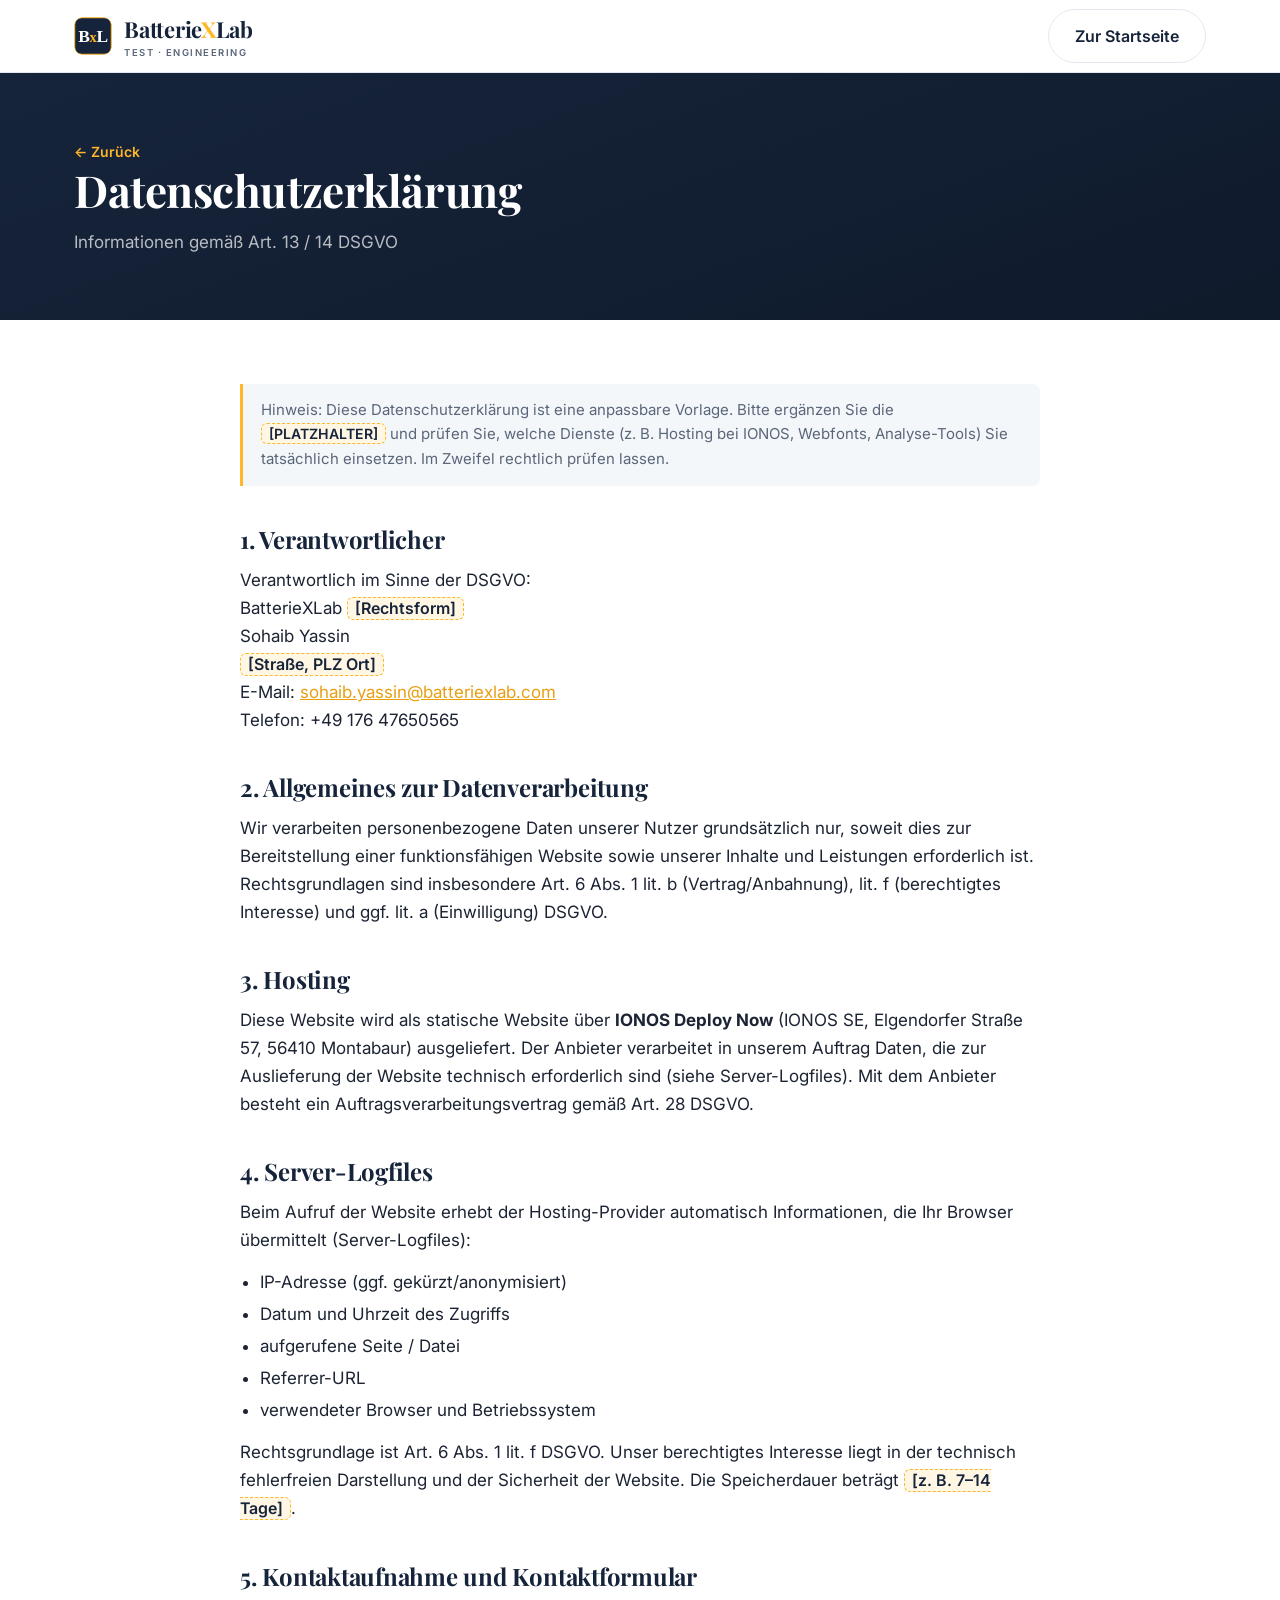
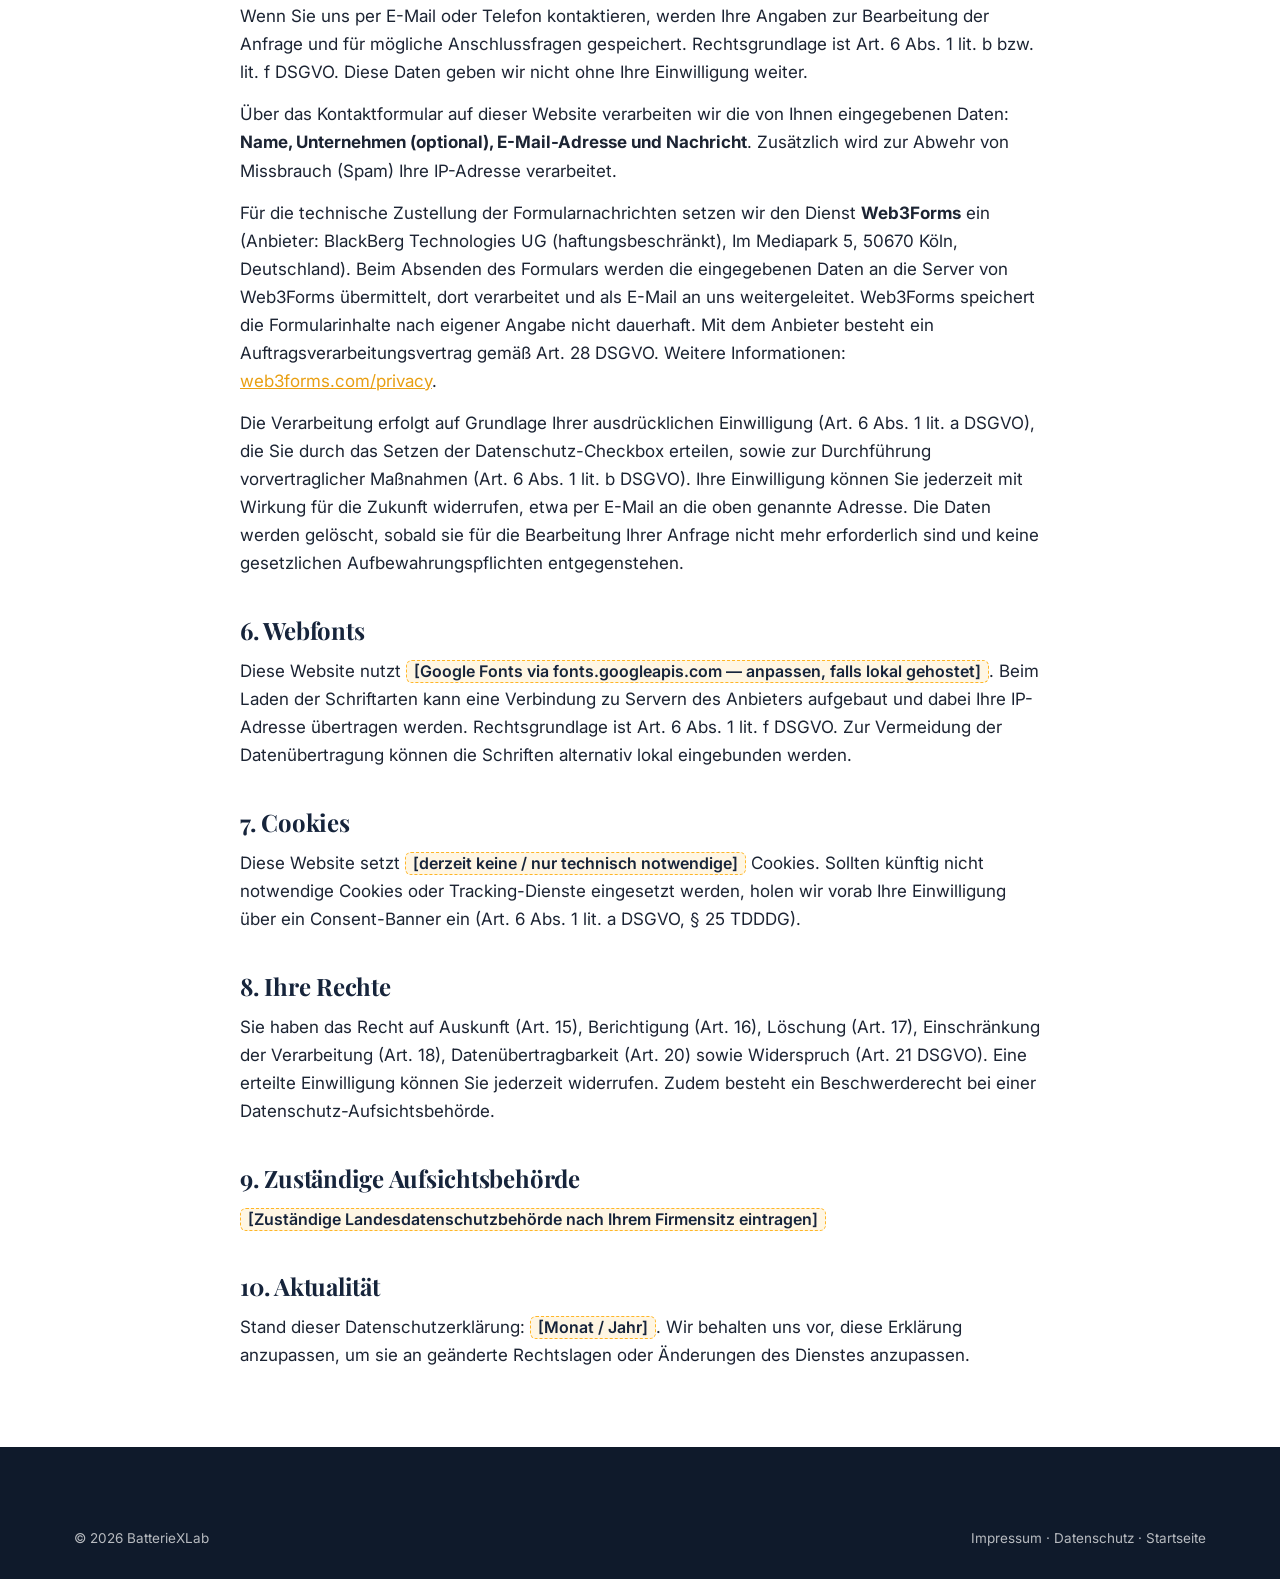
<file: datenschutz.html>
<!DOCTYPE html>
<html lang="de">
<head>
  <meta charset="UTF-8" />
  <meta name="viewport" content="width=device-width, initial-scale=1.0" />
  <title>Datenschutzerklärung — BatterieXLab</title>
  <meta name="description" content="Datenschutzerklärung der BatterieXLab gemäß DSGVO." />
  <meta name="robots" content="noindex" />
  <meta name="theme-color" content="#16243B" />
  <link rel="icon" type="image/svg+xml" href="assets/favicon.svg" />
  <link rel="preconnect" href="https://fonts.googleapis.com" />
  <link rel="preconnect" href="https://fonts.gstatic.com" crossorigin />
  <link href="https://fonts.googleapis.com/css2?family=Inter:wght@400;500;600;700&family=Playfair+Display:wght@600;700&display=swap" rel="stylesheet" />
  <link rel="stylesheet" href="css/styles.css" />
</head>
<body>

  <header class="header">
    <div class="container nav">
      <a class="brand" href="index.html" aria-label="BatterieXLab Startseite">
        <img src="assets/logo-bxl.svg" alt="BatterieXLab Logo" />
        <span>
          <span class="wordmark">Batterie<span class="x">X</span>Lab</span>
          <small>Test · Engineering</small>
        </span>
      </a>
      <div class="nav-actions">
        <a href="index.html" class="btn btn--ghost">Zur Startseite</a>
      </div>
    </div>
  </header>

  <section class="legal-hero">
    <div class="container">
      <a class="back" href="index.html">← Zurück</a>
      <h1>Datenschutzerklärung</h1>
      <p>Informationen gemäß Art. 13 / 14 DSGVO</p>
    </div>
  </section>

  <div class="container">
    <article class="prose">
      <p class="note">Hinweis: Diese Datenschutzerklärung ist eine anpassbare Vorlage. Bitte ergänzen Sie die <span class="ph">[PLATZHALTER]</span> und prüfen Sie, welche Dienste (z. B. Hosting bei IONOS, Webfonts, Analyse-Tools) Sie tatsächlich einsetzen. Im Zweifel rechtlich prüfen lassen.</p>

      <h2>1. Verantwortlicher</h2>
      <p>
        Verantwortlich im Sinne der DSGVO:<br />
        BatterieXLab <span class="ph">[Rechtsform]</span><br />
        Sohaib Yassin<br />
        <span class="ph">[Straße, PLZ Ort]</span><br />
        E-Mail: <a href="mailto:sohaib.yassin@batteriexlab.com">sohaib.yassin@batteriexlab.com</a><br />
        Telefon: +49 176 47650565
      </p>

      <h2>2. Allgemeines zur Datenverarbeitung</h2>
      <p>Wir verarbeiten personenbezogene Daten unserer Nutzer grundsätzlich nur, soweit dies zur Bereitstellung einer funktionsfähigen Website sowie unserer Inhalte und Leistungen erforderlich ist. Rechtsgrundlagen sind insbesondere Art. 6 Abs. 1 lit. b (Vertrag/Anbahnung), lit. f (berechtigtes Interesse) und ggf. lit. a (Einwilligung) DSGVO.</p>

      <h2>3. Hosting</h2>
      <p>Diese Website wird als statische Website über <strong>IONOS Deploy Now</strong> (IONOS SE, Elgendorfer Straße 57, 56410 Montabaur) ausgeliefert. Der Anbieter verarbeitet in unserem Auftrag Daten, die zur Auslieferung der Website technisch erforderlich sind (siehe Server-Logfiles). Mit dem Anbieter besteht ein Auftragsverarbeitungsvertrag gemäß Art. 28 DSGVO.</p>

      <h2>4. Server-Logfiles</h2>
      <p>Beim Aufruf der Website erhebt der Hosting-Provider automatisch Informationen, die Ihr Browser übermittelt (Server-Logfiles):</p>
      <ul>
        <li>IP-Adresse (ggf. gekürzt/anonymisiert)</li>
        <li>Datum und Uhrzeit des Zugriffs</li>
        <li>aufgerufene Seite / Datei</li>
        <li>Referrer-URL</li>
        <li>verwendeter Browser und Betriebssystem</li>
      </ul>
      <p>Rechtsgrundlage ist Art. 6 Abs. 1 lit. f DSGVO. Unser berechtigtes Interesse liegt in der technisch fehlerfreien Darstellung und der Sicherheit der Website. Die Speicherdauer beträgt <span class="ph">[z. B. 7–14 Tage]</span>.</p>

      <h2>5. Kontaktaufnahme und Kontaktformular</h2>
      <p>Wenn Sie uns per E-Mail oder Telefon kontaktieren, werden Ihre Angaben zur Bearbeitung der Anfrage und für mögliche Anschlussfragen gespeichert. Rechtsgrundlage ist Art. 6 Abs. 1 lit. b bzw. lit. f DSGVO. Diese Daten geben wir nicht ohne Ihre Einwilligung weiter.</p>
      <p>Über das Kontaktformular auf dieser Website verarbeiten wir die von Ihnen eingegebenen Daten: <strong>Name, Unternehmen (optional), E-Mail-Adresse und Nachricht</strong>. Zusätzlich wird zur Abwehr von Missbrauch (Spam) Ihre IP-Adresse verarbeitet.</p>
      <p>Für die technische Zustellung der Formularnachrichten setzen wir den Dienst <strong>Web3Forms</strong> ein (Anbieter: BlackBerg Technologies UG (haftungsbeschränkt), Im Mediapark 5, 50670 Köln, Deutschland). Beim Absenden des Formulars werden die eingegebenen Daten an die Server von Web3Forms übermittelt, dort verarbeitet und als E-Mail an uns weitergeleitet. Web3Forms speichert die Formularinhalte nach eigener Angabe nicht dauerhaft. Mit dem Anbieter besteht ein Auftragsverarbeitungsvertrag gemäß Art. 28 DSGVO. Weitere Informationen: <a href="https://web3forms.com/privacy" target="_blank" rel="noopener">web3forms.com/privacy</a>.</p>
      <p>Die Verarbeitung erfolgt auf Grundlage Ihrer ausdrücklichen Einwilligung (Art. 6 Abs. 1 lit. a DSGVO), die Sie durch das Setzen der Datenschutz-Checkbox erteilen, sowie zur Durchführung vorvertraglicher Maßnahmen (Art. 6 Abs. 1 lit. b DSGVO). Ihre Einwilligung können Sie jederzeit mit Wirkung für die Zukunft widerrufen, etwa per E-Mail an die oben genannte Adresse. Die Daten werden gelöscht, sobald sie für die Bearbeitung Ihrer Anfrage nicht mehr erforderlich sind und keine gesetzlichen Aufbewahrungspflichten entgegenstehen.</p>

      <h2>6. Webfonts</h2>
      <p>Diese Website nutzt <span class="ph">[Google Fonts via fonts.googleapis.com — anpassen, falls lokal gehostet]</span>. Beim Laden der Schriftarten kann eine Verbindung zu Servern des Anbieters aufgebaut und dabei Ihre IP-Adresse übertragen werden. Rechtsgrundlage ist Art. 6 Abs. 1 lit. f DSGVO. Zur Vermeidung der Datenübertragung können die Schriften alternativ lokal eingebunden werden.</p>

      <h2>7. Cookies</h2>
      <p>Diese Website setzt <span class="ph">[derzeit keine / nur technisch notwendige]</span> Cookies. Sollten künftig nicht notwendige Cookies oder Tracking-Dienste eingesetzt werden, holen wir vorab Ihre Einwilligung über ein Consent-Banner ein (Art. 6 Abs. 1 lit. a DSGVO, § 25 TDDDG).</p>

      <h2>8. Ihre Rechte</h2>
      <p>Sie haben das Recht auf Auskunft (Art. 15), Berichtigung (Art. 16), Löschung (Art. 17), Einschränkung der Verarbeitung (Art. 18), Datenübertragbarkeit (Art. 20) sowie Widerspruch (Art. 21 DSGVO). Eine erteilte Einwilligung können Sie jederzeit widerrufen. Zudem besteht ein Beschwerderecht bei einer Datenschutz-Aufsichtsbehörde.</p>

      <h2>9. Zuständige Aufsichtsbehörde</h2>
      <p><span class="ph">[Zuständige Landesdatenschutzbehörde nach Ihrem Firmensitz eintragen]</span></p>

      <h2>10. Aktualität</h2>
      <p>Stand dieser Datenschutzerklärung: <span class="ph">[Monat / Jahr]</span>. Wir behalten uns vor, diese Erklärung anzupassen, um sie an geänderte Rechtslagen oder Änderungen des Dienstes anzupassen.</p>
    </article>
  </div>

  <footer class="footer">
    <div class="container">
      <div class="footer-bottom" style="border-top:0">
        <span>© <span id="year">2026</span> BatterieXLab</span>
        <span><a href="impressum.html">Impressum</a> · <a href="datenschutz.html">Datenschutz</a> · <a href="index.html">Startseite</a></span>
      </div>
    </div>
  </footer>

  <script src="js/main.js"></script>
</body>
</html>
</file>
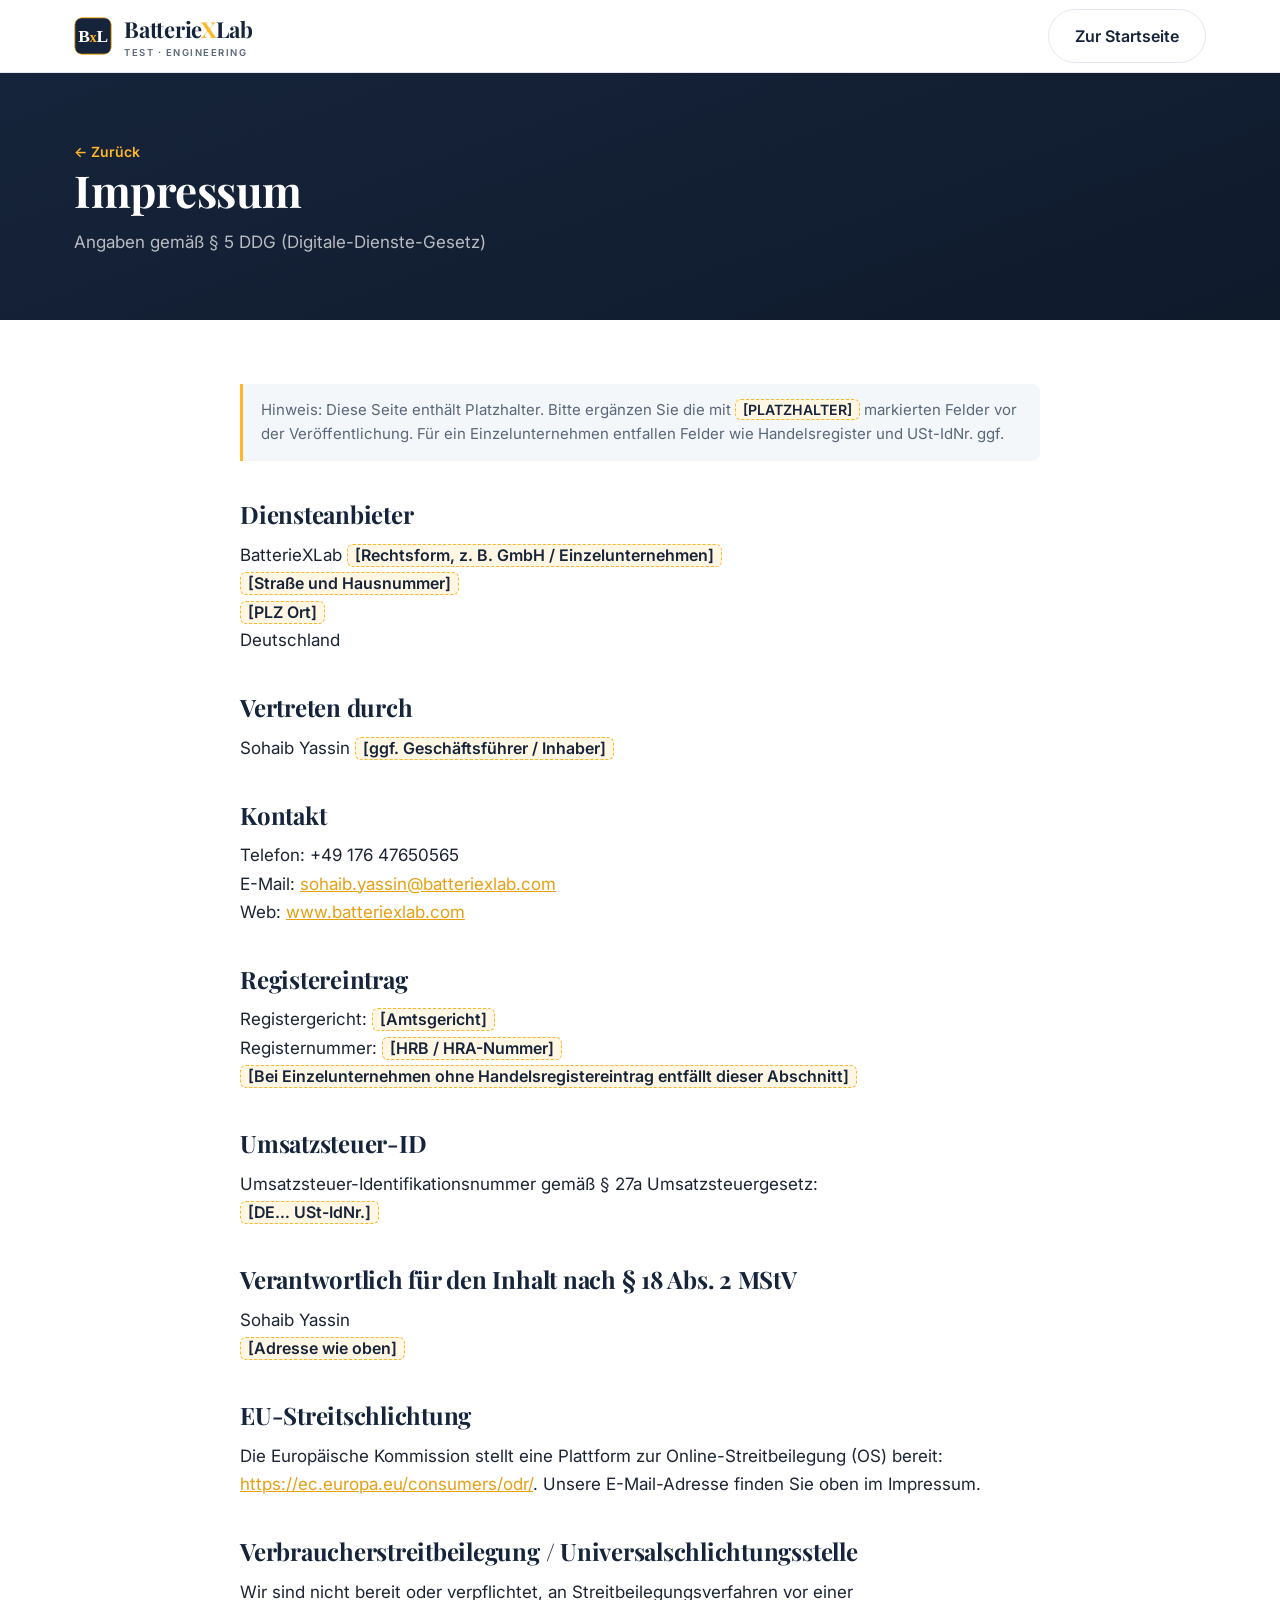
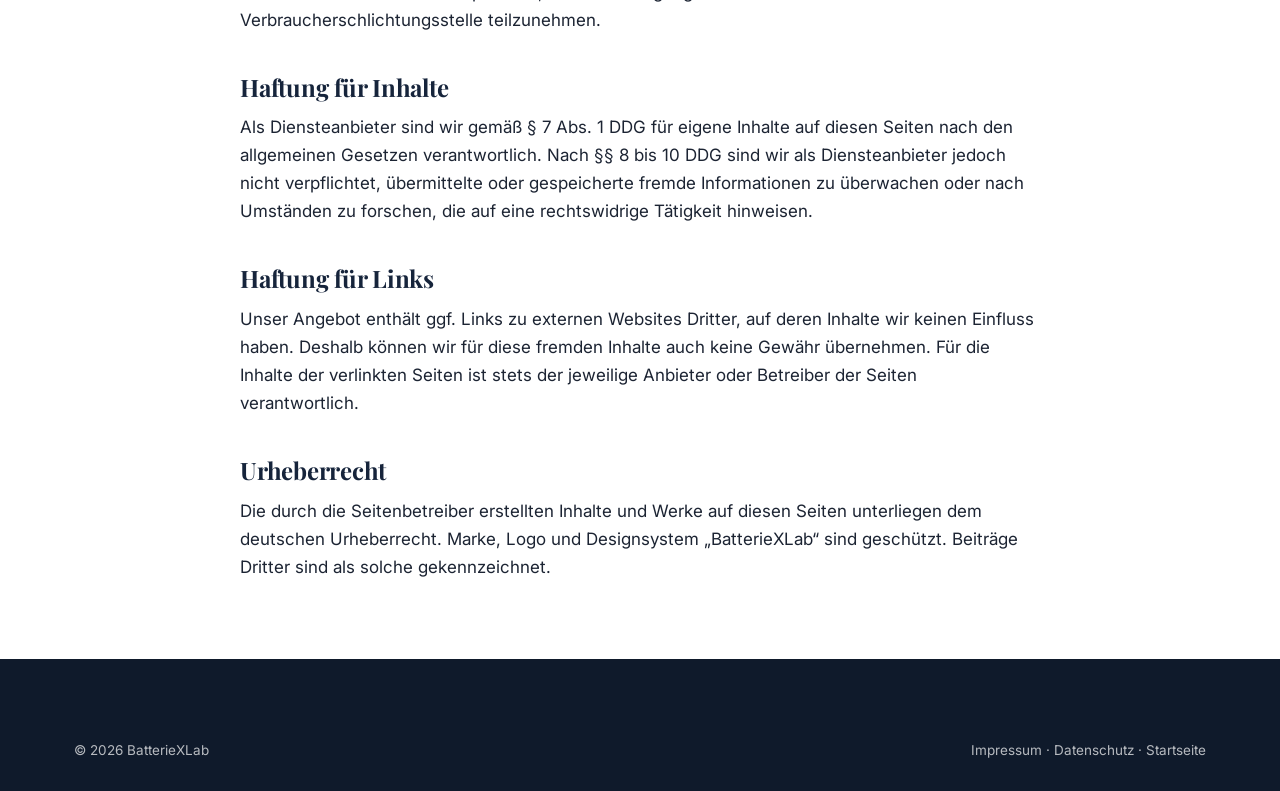
<file: impressum.html>
<!DOCTYPE html>
<html lang="de">
<head>
  <meta charset="UTF-8" />
  <meta name="viewport" content="width=device-width, initial-scale=1.0" />
  <title>Impressum — BatterieXLab</title>
  <meta name="description" content="Impressum der BatterieXLab — Test-Engineering für HV-Batterien und BMS." />
  <meta name="robots" content="noindex" />
  <meta name="theme-color" content="#16243B" />
  <link rel="icon" type="image/svg+xml" href="assets/favicon.svg" />
  <link rel="preconnect" href="https://fonts.googleapis.com" />
  <link rel="preconnect" href="https://fonts.gstatic.com" crossorigin />
  <link href="https://fonts.googleapis.com/css2?family=Inter:wght@400;500;600;700&family=Playfair+Display:wght@600;700&display=swap" rel="stylesheet" />
  <link rel="stylesheet" href="css/styles.css" />
</head>
<body>

  <header class="header">
    <div class="container nav">
      <a class="brand" href="index.html" aria-label="BatterieXLab Startseite">
        <img src="assets/logo-bxl.svg" alt="BatterieXLab Logo" />
        <span>
          <span class="wordmark">Batterie<span class="x">X</span>Lab</span>
          <small>Test · Engineering</small>
        </span>
      </a>
      <div class="nav-actions">
        <a href="index.html" class="btn btn--ghost">Zur Startseite</a>
      </div>
    </div>
  </header>

  <section class="legal-hero">
    <div class="container">
      <a class="back" href="index.html">← Zurück</a>
      <h1>Impressum</h1>
      <p>Angaben gemäß § 5 DDG (Digitale-Dienste-Gesetz)</p>
    </div>
  </section>

  <div class="container">
    <article class="prose">
      <p class="note">Hinweis: Diese Seite enthält Platzhalter. Bitte ergänzen Sie die mit <span class="ph">[PLATZHALTER]</span> markierten Felder vor der Veröffentlichung. Für ein Einzelunternehmen entfallen Felder wie Handelsregister und USt-IdNr. ggf.</p>

      <h2>Diensteanbieter</h2>
      <p>
        BatterieXLab <span class="ph">[Rechtsform, z. B. GmbH / Einzelunternehmen]</span><br />
        <span class="ph">[Straße und Hausnummer]</span><br />
        <span class="ph">[PLZ Ort]</span><br />
        Deutschland
      </p>

      <h2>Vertreten durch</h2>
      <p>Sohaib Yassin <span class="ph">[ggf. Geschäftsführer / Inhaber]</span></p>

      <h2>Kontakt</h2>
      <p>
        Telefon: +49 176 47650565<br />
        E-Mail: <a href="mailto:sohaib.yassin@batteriexlab.com">sohaib.yassin@batteriexlab.com</a><br />
        Web: <a href="https://www.batteriexlab.com">www.batteriexlab.com</a>
      </p>

      <h2>Registereintrag</h2>
      <p>
        Registergericht: <span class="ph">[Amtsgericht]</span><br />
        Registernummer: <span class="ph">[HRB / HRA-Nummer]</span><br />
        <span class="ph">[Bei Einzelunternehmen ohne Handelsregistereintrag entfällt dieser Abschnitt]</span>
      </p>

      <h2>Umsatzsteuer-ID</h2>
      <p>
        Umsatzsteuer-Identifikationsnummer gemäß § 27a Umsatzsteuergesetz:<br />
        <span class="ph">[DE… USt-IdNr.]</span>
      </p>

      <h2>Verantwortlich für den Inhalt nach § 18 Abs. 2 MStV</h2>
      <p>
        Sohaib Yassin<br />
        <span class="ph">[Adresse wie oben]</span>
      </p>

      <h2>EU-Streitschlichtung</h2>
      <p>
        Die Europäische Kommission stellt eine Plattform zur Online-Streitbeilegung (OS) bereit:
        <a href="https://ec.europa.eu/consumers/odr/" target="_blank" rel="noopener">https://ec.europa.eu/consumers/odr/</a>.
        Unsere E-Mail-Adresse finden Sie oben im Impressum.
      </p>

      <h2>Verbraucherstreitbeilegung / Universalschlichtungsstelle</h2>
      <p>Wir sind nicht bereit oder verpflichtet, an Streitbeilegungsverfahren vor einer Verbraucherschlichtungsstelle teilzunehmen.</p>

      <h2>Haftung für Inhalte</h2>
      <p>Als Diensteanbieter sind wir gemäß § 7 Abs. 1 DDG für eigene Inhalte auf diesen Seiten nach den allgemeinen Gesetzen verantwortlich. Nach §§ 8 bis 10 DDG sind wir als Diensteanbieter jedoch nicht verpflichtet, übermittelte oder gespeicherte fremde Informationen zu überwachen oder nach Umständen zu forschen, die auf eine rechtswidrige Tätigkeit hinweisen.</p>

      <h2>Haftung für Links</h2>
      <p>Unser Angebot enthält ggf. Links zu externen Websites Dritter, auf deren Inhalte wir keinen Einfluss haben. Deshalb können wir für diese fremden Inhalte auch keine Gewähr übernehmen. Für die Inhalte der verlinkten Seiten ist stets der jeweilige Anbieter oder Betreiber der Seiten verantwortlich.</p>

      <h2>Urheberrecht</h2>
      <p>Die durch die Seitenbetreiber erstellten Inhalte und Werke auf diesen Seiten unterliegen dem deutschen Urheberrecht. Marke, Logo und Designsystem „BatterieXLab“ sind geschützt. Beiträge Dritter sind als solche gekennzeichnet.</p>
    </article>
  </div>

  <footer class="footer">
    <div class="container">
      <div class="footer-bottom" style="border-top:0">
        <span>© <span id="year">2026</span> BatterieXLab</span>
        <span><a href="impressum.html">Impressum</a> · <a href="datenschutz.html">Datenschutz</a> · <a href="index.html">Startseite</a></span>
      </div>
    </div>
  </footer>

  <script src="js/main.js"></script>
</body>
</html>
</file>
<file: css/styles.css>
/* ===========================================================
   BatterieXLab — Design System
   Navy #16243B · Yellow #FFB627 · Serif headings + Sans body
   =========================================================== */

:root {
  --navy:        #16243B;
  --navy-900:    #0F1A2B;
  --navy-700:    #1E3252;
  --navy-600:    #2A4670;
  --yellow:      #FFB627;
  --yellow-600:  #E89F12;
  --ink:         #1C2433;
  --muted:       #5A6679;
  --line:        #E3E8EF;
  --bg:          #FFFFFF;
  --bg-alt:      #F4F7FA;
  --bg-soft:     #EAF0F6;
  --white:       #FFFFFF;

  --maxw: 1180px;
  --radius: 14px;
  --radius-sm: 9px;
  --shadow-sm: 0 1px 3px rgba(16,26,43,.06), 0 1px 2px rgba(16,26,43,.04);
  --shadow-md: 0 6px 24px rgba(16,26,43,.08), 0 2px 8px rgba(16,26,43,.05);
  --shadow-lg: 0 18px 50px rgba(16,26,43,.14);

  --serif: "Playfair Display", Georgia, "Times New Roman", serif;
  --sans: "Inter", -apple-system, BlinkMacSystemFont, "Segoe UI", Roboto, Arial, sans-serif;
}

/* ---------- Reset ---------- */
*,*::before,*::after { box-sizing: border-box; }
html { scroll-behavior: smooth; -webkit-text-size-adjust: 100%; }
body {
  margin: 0;
  font-family: var(--sans);
  color: var(--ink);
  background: var(--bg);
  line-height: 1.65;
  font-size: 17px;
  -webkit-font-smoothing: antialiased;
}
img, svg { display: block; max-width: 100%; }
a { color: inherit; text-decoration: none; }
ul { margin: 0; padding: 0; list-style: none; }
h1,h2,h3,h4 { margin: 0; font-family: var(--serif); font-weight: 700; line-height: 1.15; color: var(--navy); letter-spacing: -.01em; }
p { margin: 0; }

/* Refined ampersand: clean system serif "&" everywhere (no Playfair — avoids the
   ornate Playfair ampersand and the font-swap flash). */
.amp { font-family: Georgia, "Times New Roman", "Times", serif; font-style: normal; font-weight: 600; font-size: 1.04em; letter-spacing: 0; }

/* ---------- Layout ---------- */
.container { width: 100%; max-width: var(--maxw); margin: 0 auto; padding: 0 24px; }
.section { padding: 92px 0; }
.section--alt { background: var(--bg-alt); }
.section--soft { background: var(--bg-soft); }
.section-head { max-width: 720px; margin: 0 auto 56px; text-align: center; }
.section-head.left { margin-left: 0; text-align: left; }
.eyebrow {
  display: inline-block;
  font-family: var(--sans);
  font-size: 13px; font-weight: 700;
  letter-spacing: .18em; text-transform: uppercase;
  color: var(--yellow-600);
  margin-bottom: 14px;
}
.section-head h2 { font-size: clamp(28px, 4vw, 42px); }
.section-head p { margin-top: 16px; color: var(--muted); font-size: 18px; }

/* ---------- Buttons ---------- */
.btn {
  display: inline-flex; align-items: center; gap: 9px;
  font-family: var(--sans); font-weight: 600; font-size: 16px;
  padding: 13px 26px; border-radius: 999px;
  border: 1.5px solid transparent; cursor: pointer;
  transition: transform .15s ease, background .2s ease, box-shadow .2s ease, color .2s ease;
}
.btn:active { transform: translateY(1px); }
.btn--primary { background: var(--yellow); color: var(--navy-900); }
.btn--primary:hover { background: var(--yellow-600); box-shadow: 0 8px 22px rgba(255,182,39,.35); }
.btn--ghost { background: transparent; color: var(--navy); border-color: var(--line); }
.btn--ghost:hover { border-color: var(--navy); background: var(--navy); color: #fff; }
.btn--light { background: #fff; color: var(--navy-900); }
.btn--light:hover { background: var(--yellow); }
.btn--outline-light { background: transparent; color: #fff; border-color: rgba(255,255,255,.4); }
.btn--outline-light:hover { border-color: var(--yellow); color: var(--yellow); }

/* ---------- Wordmark ---------- */
.wordmark {
  font-family: var(--serif); font-weight: 700;
  color: var(--navy); white-space: nowrap; letter-spacing: -.01em;
}
.wordmark .x { color: var(--yellow); }
.on-dark .wordmark, .wordmark--light { color: #fff; }

/* ---------- Header / Nav ---------- */
.header {
  position: sticky; top: 0; z-index: 50;
  background: rgba(255,255,255,.88);
  backdrop-filter: saturate(180%) blur(12px);
  border-bottom: 1px solid var(--line);
}
.nav { display: flex; align-items: center; justify-content: space-between; height: 72px; }
.brand { display: flex; align-items: center; gap: 12px; }
.brand img { width: 38px; height: 38px; border-radius: 9px; }
.brand .wordmark { font-size: 22px; }
.brand small {
  display: block; font-family: var(--sans); font-weight: 600;
  font-size: 9.5px; letter-spacing: .16em; text-transform: uppercase;
  color: var(--muted); margin-top: -2px;
}
.nav-links { display: flex; align-items: center; gap: 30px; }
.nav-links a {
  font-size: 15px; font-weight: 500; color: var(--ink);
  transition: color .15s ease; position: relative;
}
.nav-links a:hover { color: var(--yellow-600); }
.nav-actions { display: flex; align-items: center; gap: 16px; }

/* Language switch */
.lang {
  display: inline-flex; border: 1px solid var(--line); border-radius: 999px; overflow: hidden;
  font-size: 13px; font-weight: 600;
}
.lang a { padding: 6px 12px; color: var(--muted); transition: background .15s, color .15s; }
.lang a.active { background: var(--navy); color: #fff; }
.lang a:not(.active):hover { background: var(--bg-alt); }

.nav-toggle {
  display: none; width: 44px; height: 44px; border: 0; background: transparent;
  cursor: pointer; align-items: center; justify-content: center;
}
.nav-toggle span { position: relative; width: 22px; height: 2px; background: var(--navy); transition: .2s; }
.nav-toggle span::before, .nav-toggle span::after {
  content: ""; position: absolute; left: 0; width: 22px; height: 2px; background: var(--navy); transition: .2s;
}
.nav-toggle span::before { top: -7px; }
.nav-toggle span::after { top: 7px; }
.nav-toggle[aria-expanded="true"] span { background: transparent; }
.nav-toggle[aria-expanded="true"] span::before { top: 0; transform: rotate(45deg); }
.nav-toggle[aria-expanded="true"] span::after { top: 0; transform: rotate(-45deg); }

/* ---------- Hero ---------- */
.hero {
  position: relative; overflow: hidden;
  background:
    radial-gradient(1100px 500px at 78% -8%, rgba(255,182,39,.10), transparent 60%),
    linear-gradient(160deg, var(--navy) 0%, var(--navy-900) 60%, #0B1422 100%);
  color: #fff;
  padding: 96px 0 104px;
}
/* Equipment photo layer, revealed on the right; navy overlay keeps left text crisp */
.hero::before {
  content: ""; position: absolute; inset: 0; z-index: 0; pointer-events: none;
  background:
    linear-gradient(100deg,
      var(--navy) 30%,
      rgba(22,36,59,.78) 56%,
      rgba(22,36,59,.42) 78%,
      rgba(11,20,34,.55) 100%),
    url("../assets/hero-lab.jpg") right center / cover no-repeat;
}
.hero::after {
  content: ""; position: absolute; inset: 0; pointer-events: none;
  background-image:
    linear-gradient(rgba(255,255,255,.04) 1px, transparent 1px),
    linear-gradient(90deg, rgba(255,255,255,.04) 1px, transparent 1px);
  background-size: 46px 46px;
  mask-image: radial-gradient(900px 480px at 80% 0%, #000 0%, transparent 70%);
}
.hero .container { position: relative; z-index: 1; }
.hero-grid { display: grid; grid-template-columns: 1.15fr .85fr; gap: 56px; align-items: center; }
.hero h1 { color: #fff; font-size: clamp(38px, 6vw, 66px); line-height: 1.04; }
.hero h1 .x { color: var(--yellow); }
.hero .tagline {
  display: inline-block; margin-bottom: 22px;
  font-family: var(--sans); font-weight: 700; font-size: 13px;
  letter-spacing: .2em; text-transform: uppercase; color: var(--yellow);
}
.hero .lead { margin-top: 22px; font-size: 20px; color: rgba(255,255,255,.82); max-width: 560px; }
.hero-actions { margin-top: 34px; display: flex; gap: 14px; flex-wrap: wrap; }
.hero-badges { margin-top: 38px; display: flex; flex-wrap: wrap; gap: 8px; }
.hero-badges span {
  font-size: 12.5px; font-weight: 600; letter-spacing: .03em;
  color: rgba(255,255,255,.8);
  border: 1px solid rgba(255,255,255,.18); border-radius: 999px;
  padding: 6px 13px; background: rgba(255,255,255,.04);
}

/* Hero side card — three pillars preview */
.hero-card {
  background: rgba(16,27,46,.62);
  border: 1px solid rgba(255,255,255,.14);
  border-radius: 18px; padding: 26px;
  backdrop-filter: blur(10px);
  box-shadow: 0 18px 50px rgba(0,0,0,.32);
}
.hero-card h3 { color: #fff; font-size: 16px; font-family: var(--sans); font-weight: 700; letter-spacing: .04em; text-transform: uppercase; margin-bottom: 18px; }
.hero-pillar { display: flex; gap: 14px; padding: 14px 0; border-top: 1px solid rgba(255,255,255,.1); }
.hero-pillar:first-of-type { border-top: 0; }
.hero-pillar .n {
  flex: none; width: 11.4px; height: 11.4px; border-radius: 50%;
  background: var(--yellow); margin-top: 6px;
}
.hero-pillar b { color: #fff; font-size: 15.5px; display: block; }
.hero-pillar small { color: rgba(255,255,255,.62); font-size: 13.5px; }

/* ---------- Overview graphic ---------- */
.overview { background: var(--bg-alt); }
.overview-figure { margin: 0 auto; max-width: 1080px; }
.overview-zoom {
  display: block; width: 100%; padding: 0; cursor: zoom-in;
  background: #fff; border: 1px solid var(--line); border-radius: var(--radius);
  overflow: hidden; position: relative; box-shadow: var(--shadow-md);
  transition: box-shadow .25s ease, transform .25s ease;
}
.overview-zoom:hover { box-shadow: var(--shadow-lg); transform: translateY(-2px); }
.overview-zoom:focus-visible { outline: 3px solid var(--yellow); outline-offset: 3px; }
.overview-zoom img { display: block; width: 100%; height: auto; }
.overview-hint {
  position: absolute; bottom: 14px; right: 14px;
  background: rgba(16,27,46,.86); color: #fff;
  font-family: var(--sans); font-size: 13px; font-weight: 600; letter-spacing: .02em;
  padding: 8px 15px; border-radius: 999px; backdrop-filter: blur(2px);
}

/* ---------- Lightbox ---------- */
.lightbox {
  position: fixed; inset: 0; z-index: 1000;
  background: rgba(8,14,24,.93);
  display: flex; align-items: center; justify-content: center; padding: 24px;
}
.lightbox[hidden] { display: none; }
.lightbox img { max-width: 96vw; max-height: 92vh; border-radius: 8px; box-shadow: 0 30px 90px rgba(0,0,0,.5); }
.lightbox-close {
  position: absolute; top: 14px; right: 22px;
  background: none; border: 0; color: #fff; font-size: 42px; line-height: 1;
  cursor: pointer; padding: 6px 12px;
}
.lightbox-close:hover { color: var(--yellow); }

/* ---------- Trust strip ---------- */
.trust { background: var(--navy-900); padding: 22px 0; }
.trust .row { display: flex; flex-wrap: wrap; align-items: center; justify-content: center; gap: 14px 30px; }
.trust span { color: rgba(255,255,255,.72); font-size: 14px; font-weight: 600; letter-spacing: .04em; }
.trust .dot { color: var(--yellow); }

/* ---------- Pillars ---------- */
.pillars { display: grid; grid-template-columns: repeat(3, 1fr); grid-template-rows: repeat(5, auto); column-gap: 26px; row-gap: 0; }
.pillar {
  display: grid; grid-row: span 5; grid-template-rows: subgrid;
  background: #fff; border: 1px solid var(--line); border-radius: var(--radius);
  overflow: hidden; box-shadow: var(--shadow-sm);
  transition: transform .2s ease, box-shadow .2s ease, border-color .2s ease;
}
.pillar:hover { transform: translateY(-5px); box-shadow: var(--shadow-lg); border-color: #cfd9e6; }
.pillar-top {
  background: linear-gradient(155deg, var(--navy-700), var(--navy));
  color: #fff; padding: 26px 26px 24px; position: relative;
}
.pillar-num {
  width: 44px; height: 44px; border-radius: 50%;
  background: var(--yellow); color: var(--navy-900);
  font-family: var(--serif); font-weight: 700; font-size: 22px;
  display: flex; align-items: center; justify-content: center; margin-bottom: 16px;
}
.pillar-top .kicker { font-size: 12px; font-weight: 700; letter-spacing: .18em; text-transform: uppercase; color: var(--yellow); }
.pillar-top h3 { color: #fff; font-size: 24px; margin-top: 4px; }
.pillar-top .promise { margin-top: 12px; font-style: italic; color: rgba(255,255,255,.78); font-size: 15px; }
.pillar-body { padding: 24px 26px 8px; }
.pillar-body .label { font-size: 12px; font-weight: 700; letter-spacing: .14em; text-transform: uppercase; color: var(--muted); margin-bottom: 10px; }
.pillar-body p.desc { color: var(--ink); font-size: 15.5px; margin-bottom: 18px; }
.feature-list li {
  position: relative; padding: 5px 0 5px 24px; font-size: 15px; color: var(--ink);
}
.feature-list li::before {
  content: ""; position: absolute; left: 2px; top: 12px;
  width: 7px; height: 7px; border-radius: 2px; background: var(--yellow); transform: rotate(45deg);
}
.feature-list.bullets-circle li::before {
  width: 8.1px; height: 8.1px; left: 1px; top: 11px;
  border-radius: 50%; transform: none;
}
.pillar-meta {
  margin: 18px 0 0; padding: 16px 26px; border-top: 1px solid var(--line);
  display: flex; justify-content: space-between; gap: 12px; background: var(--bg-alt);
}
.pillar-meta div span { display: block; font-size: 11px; font-weight: 700; letter-spacing: .12em; text-transform: uppercase; color: var(--muted); }
.pillar-meta div b { font-size: 14.5px; color: var(--navy); }
.pillar-foot { padding: 16px 26px 24px; }
.pillar-tag {
  display: block; text-align: center; background: var(--yellow); color: var(--navy-900);
  font-weight: 700; font-size: 14px; padding: 11px; border-radius: 999px;
}

.io-flow { grid-row: span 2; display: grid; grid-template-rows: subgrid; padding: 0 26px 6px; }
.io-flow .io { display: block; font-size: 15px; padding: 0; margin-top: 14px; background: none; border-radius: 0; }
.io-flow .io b { display: block; font-size: 12px; letter-spacing: .14em; text-transform: uppercase; color: var(--muted); width: auto; margin-bottom: 4px; }
.io-flow .io span { color: var(--ink); }
.io-flow .arrow { display: none; }

/* ---------- Detail drawer (slide-over) ---------- */
.pillar--clickable { cursor: pointer; }
.pillar--clickable:focus-visible { outline: 3px solid var(--yellow); outline-offset: 3px; }
.pillar-more {
  position: absolute; top: 24px; right: 24px; z-index: 2;
  display: inline-flex; align-items: center; gap: 6px;
  font-size: 11.5px; font-weight: 700; letter-spacing: .04em;
  color: var(--navy-900); background: var(--yellow);
  padding: 6px 12px; border-radius: 999px; white-space: nowrap;
  transition: transform .18s ease, box-shadow .18s ease;
}
.pillar--clickable:hover .pillar-more { transform: translateX(3px); box-shadow: 0 6px 16px rgba(255,182,39,.4); }

.drawer-overlay {
  position: fixed; inset: 0; background: rgba(11,18,32,.55);
  opacity: 0; transition: opacity .25s ease; z-index: 80;
}
.drawer-overlay.show { opacity: 1; }

.drawer {
  position: fixed; top: 0; right: 0; height: 100%;
  width: min(640px, 94vw); background: #fff; z-index: 90;
  box-shadow: -20px 0 60px rgba(11,18,32,.28);
  transform: translateX(100%); transition: transform .3s ease;
  display: flex; flex-direction: column; overflow: hidden;
}
.drawer.open { transform: translateX(0); }
.drawer-head {
  flex: none; display: flex; align-items: center; justify-content: space-between; gap: 16px;
  padding: 20px 28px; background: linear-gradient(155deg, var(--navy-700), var(--navy)); color: #fff;
}
.drawer-head .kicker { font-size: 12px; font-weight: 700; letter-spacing: .18em; text-transform: uppercase; color: var(--yellow); }
.drawer-close {
  flex: none; width: 38px; height: 38px; border-radius: 50%;
  border: 1px solid rgba(255,255,255,.3); background: transparent; color: #fff;
  font-size: 22px; line-height: 1; cursor: pointer; transition: background .15s ease;
}
.drawer-close:hover { background: rgba(255,255,255,.12); }
.drawer-body { overflow-y: auto; padding: 28px; }
.drawer-body > h2 { font-size: 30px; color: var(--navy); }
.drawer-promise { font-style: italic; color: var(--muted); margin-top: 6px; font-size: 16px; }
.drawer-section { margin-top: 30px; }
.drawer-section > h3 {
  font-size: 13px; font-weight: 700; letter-spacing: .14em; text-transform: uppercase; color: var(--muted);
  padding-bottom: 10px; border-bottom: 1px solid var(--line); margin-bottom: 16px;
}
.drawer-section p { color: var(--ink); font-size: 15.5px; line-height: 1.65; margin-bottom: 10px; }
.drawer-item { margin-bottom: 22px; }
.drawer-item h4 { font-size: 17px; color: var(--navy); margin-bottom: 6px; }
.drawer-item .feature-list { margin: 8px 0; }
.drawer-io-grid { display: grid; grid-template-columns: 1fr 1fr; gap: 28px; }
.drawer-io .label { font-size: 12px; font-weight: 700; letter-spacing: .14em; text-transform: uppercase; color: var(--navy); margin-bottom: 8px; }
.drawer-note { font-size: 13.5px; color: var(--muted); font-style: italic; margin-top: 10px; }
.drawer-cta { margin-top: 28px; }
body.drawer-open { overflow: hidden; }

@media (max-width: 640px) {
  .drawer-io-grid { grid-template-columns: 1fr; gap: 18px; }
  .drawer-body { padding: 22px 20px; }
  .pillar-more { position: static; display: inline-flex; margin-top: 14px; }
}

/* ---------- Packages ---------- */
.pkg-grid { display: grid; grid-template-columns: repeat(3, 1fr); gap: 18px; }
.pkg {
  border: 1px solid var(--line); border-radius: var(--radius); padding: 26px; background: #fff;
  box-shadow: var(--shadow-sm); transition: transform .18s, box-shadow .18s;
}
.pkg:hover { transform: translateY(-4px); box-shadow: var(--shadow-md); }
.pkg.combo { background: linear-gradient(160deg, var(--navy-700), var(--navy)); color: #fff; border-color: transparent; }
.pkg.full { background: var(--yellow); border-color: transparent; }
.pkg .pkg-code { font-size: 12px; font-weight: 700; letter-spacing: .14em; text-transform: uppercase; color: var(--yellow-600); }
.pkg.combo .pkg-code { color: var(--yellow); }
.pkg.full .pkg-code { color: var(--navy-900); }
.pkg h3 { font-size: 21px; margin: 8px 0 6px; }
.pkg.combo h3, .pkg.full h3 { color: #fff; }
.pkg.full h3 { color: var(--navy-900); }
.pkg p { font-size: 15px; color: var(--muted); }
.pkg.combo p { color: rgba(255,255,255,.8); }
.pkg.full p { color: var(--navy-700); }
.pkg .pkg-note { margin-top: 14px; font-size: 13.5px; font-style: italic; }

.addons { margin-top: 26px; display: grid; grid-template-columns: repeat(4,1fr); gap: 14px; }
.addon { border: 1px dashed var(--line); border-radius: var(--radius-sm); padding: 18px; background: #fff; }
.addon b { color: var(--navy); font-size: 15px; }
.addon span { display: block; color: var(--muted); font-size: 13.5px; margin-top: 6px; }

/* ---------- Differentiation ---------- */
.diff-grid { display: grid; grid-template-columns: repeat(2,1fr); gap: 22px; }
.diff {
  display: flex; gap: 18px; padding: 26px; border-radius: var(--radius);
  background: #fff; border: 1px solid var(--line); box-shadow: var(--shadow-sm);
}
.diff .ic {
  flex: none; width: 50px; height: 50px; border-radius: 12px;
  background: var(--bg-soft); display: flex; align-items: center; justify-content: center;
}
.diff .ic svg { width: 26px; height: 26px; stroke: var(--navy); }
.diff h3 { font-size: 19px; }
.diff p { margin-top: 8px; color: var(--muted); font-size: 15.5px; }

/* ---------- Audience ---------- */
.audience { display: grid; grid-template-columns: repeat(3,1fr); gap: 20px; }
.aud {
  text-align: center; padding: 30px 24px; border-radius: var(--radius);
  background: #fff; border: 1px solid var(--line);
}
.aud .ic { width: 54px; height: 54px; margin: 0 auto 16px; border-radius: 14px; background: var(--navy); display:flex; align-items:center; justify-content:center; }
.aud .ic svg { width: 28px; height: 28px; stroke: var(--yellow); }
.aud h3 { font-size: 18px; }
.aud p { margin-top: 8px; color: var(--muted); font-size: 15px; }

/* ---------- Standards ---------- */
.standards { display: flex; flex-wrap: wrap; gap: 12px; justify-content: center; }
.standards span {
  background: #fff; border: 1px solid var(--line); border-radius: 999px;
  padding: 10px 18px; font-weight: 600; font-size: 14.5px; color: var(--navy);
}
.standards span small { color: var(--muted); font-weight: 500; }

/* ---------- CTA / Contact ---------- */
.cta {
  background:
    radial-gradient(800px 400px at 15% 120%, rgba(255,182,39,.12), transparent 60%),
    linear-gradient(160deg, var(--navy) 0%, var(--navy-900) 100%);
  color: #fff;
}
.cta-grid { display: grid; grid-template-columns: 1fr 1fr; gap: 48px; align-items: center; }
.cta h2 { color: #fff; font-size: clamp(28px, 4vw, 40px); }
.cta p { margin-top: 16px; color: rgba(255,255,255,.8); font-size: 18px; }
.contact-card {
  background: rgba(255,255,255,.05); border: 1px solid rgba(255,255,255,.14);
  border-radius: 18px; padding: 30px;
}
.contact-card .who { display: flex; align-items: center; gap: 14px; margin-bottom: 22px; }
.contact-card .who img { width: 52px; height: 52px; border-radius: 11px; }
.contact-card .who b { color: #fff; font-size: 18px; display: block; }
.contact-card .who span { color: rgba(255,255,255,.65); font-size: 14px; }
.contact-list li { display: flex; align-items: center; gap: 14px; padding: 11px 0; border-top: 1px solid rgba(255,255,255,.1); }
.contact-list li:first-child { border-top: 0; }
.contact-list .ic { flex: none; width: 38px; height: 38px; border-radius: 10px; background: rgba(255,182,39,.15); display:flex; align-items:center; justify-content:center; }
.contact-list .ic svg { width: 19px; height: 19px; stroke: var(--yellow); }
.contact-list a, .contact-list span { color: #fff; font-size: 16px; }
.contact-list a:hover { color: var(--yellow); }

/* ---------- Contact form ---------- */
.form-card { background: #fff; border-radius: 18px; padding: 30px; box-shadow: var(--shadow-lg); }
.form-card h3 { font-size: 21px; }
.form-card .sub { color: var(--muted); font-size: 14.5px; margin: 6px 0 22px; }
.field { margin-bottom: 16px; }
.field label { display: block; margin-bottom: 6px; font-size: 14px; font-weight: 600; color: var(--navy); }
.field input, .field textarea {
  width: 100%; padding: 12px 14px; border: 1.5px solid var(--line); border-radius: 10px;
  font-family: var(--sans); font-size: 15.5px; color: var(--ink); background: #fff;
  transition: border-color .15s ease, box-shadow .15s ease;
}
.field input:focus, .field textarea:focus {
  outline: none; border-color: var(--yellow); box-shadow: 0 0 0 3px rgba(255,182,39,.2);
}
.field textarea { resize: vertical; min-height: 118px; }
.field-row { display: grid; grid-template-columns: 1fr 1fr; gap: 14px; }
.consent { display: flex; gap: 11px; align-items: flex-start; margin: 6px 0 20px; cursor: pointer; }
.consent input { margin-top: 3px; width: 17px; height: 17px; flex: none; accent-color: var(--yellow-600); }
.consent span { font-size: 13.5px; line-height: 1.55; color: var(--muted); }
.consent a { color: var(--yellow-600); text-decoration: underline; }
.form-card .btn { width: 100%; justify-content: center; }
.form-status { margin-top: 14px; font-size: 14.5px; font-weight: 600; min-height: 1.2em; }
.form-status.ok { color: #1A7F4B; }
.form-status.err { color: #C0392B; }
.hp { position: absolute !important; left: -9999px; width: 1px; height: 1px; overflow: hidden; }
@media (max-width: 420px) { .field-row { grid-template-columns: 1fr; } }

/* ---------- Footer ---------- */
.footer { background: var(--navy-900); color: rgba(255,255,255,.7); padding: 56px 0 30px; }
.footer-grid { display: grid; grid-template-columns: 1.4fr 1fr 1fr; gap: 40px; margin-bottom: 40px; }
.footer .brand .wordmark { color: #fff; font-size: 22px; }
.footer-about { margin-top: 16px; font-size: 14.5px; max-width: 320px; line-height: 1.7; }
.footer-tag { margin-top: 14px; color: var(--yellow); font-weight: 600; font-size: 14px; }
.footer h4 { color: #fff; font-family: var(--sans); font-size: 13px; letter-spacing: .14em; text-transform: uppercase; margin-bottom: 16px; }
.footer-links li { padding: 6px 0; }
.footer-links a { font-size: 14.5px; transition: color .15s; }
.footer-links a:hover { color: var(--yellow); }
.footer-bottom {
  display: flex; flex-wrap: wrap; gap: 12px; justify-content: space-between;
  align-items: center; padding-top: 24px; border-top: 1px solid rgba(255,255,255,.1);
  font-size: 13.5px;
}
.footer-bottom a:hover { color: var(--yellow); }

/* ---------- Legal / prose pages ---------- */
.legal-hero {
  background: linear-gradient(160deg, var(--navy) 0%, var(--navy-900) 100%);
  color: #fff; padding: 64px 0;
}
.legal-hero h1 { color: #fff; font-size: clamp(30px, 5vw, 44px); }
.legal-hero p { margin-top: 12px; color: rgba(255,255,255,.7); }
.legal-hero a.back { color: var(--yellow); font-size: 14px; font-weight: 600; }
.prose { max-width: 800px; margin: 0 auto; padding: 64px 0; }
.prose h2 { font-size: 24px; margin: 40px 0 12px; }
.prose h2:first-child { margin-top: 0; }
.prose h3 { font-size: 18px; margin: 26px 0 8px; font-family: var(--sans); color: var(--navy); }
.prose p { margin: 0 0 14px; color: var(--ink); }
.prose ul { margin: 0 0 14px; padding-left: 20px; list-style: disc; }
.prose li { margin: 4px 0; }
.prose a { color: var(--yellow-600); text-decoration: underline; }
.prose .ph {
  background: #FFF6E3; border: 1px dashed var(--yellow); border-radius: 6px;
  padding: 1px 7px; font-weight: 600; color: var(--navy); font-size: .94em;
}
.prose .note {
  background: var(--bg-alt); border-left: 3px solid var(--yellow);
  padding: 14px 18px; border-radius: 0 8px 8px 0; font-size: 15px; color: var(--muted); margin: 0 0 24px;
}

/* ---------- Reveal animation ---------- */
/* Content is visible by default. Hidden initial state applies only when JS is
   active (html.js) so no-JS users and crawlers always see the content. */
.reveal { transition: opacity .6s ease, transform .6s ease; }
.js .reveal { opacity: 0; transform: translateY(22px); }
.js .reveal.in { opacity: 1; transform: none; }
@media (prefers-reduced-motion: reduce) {
  .js .reveal { opacity: 1; transform: none; }
  .reveal { transition: none; }
}

/* ---------- Responsive ---------- */
@media (max-width: 980px) {
  .hero-grid { grid-template-columns: 1fr; gap: 40px; }
  .hero-card { max-width: 480px; }
  /* Stacked layout: push the photo to the lower area, heavier navy veil for readability */
  .hero::before {
    background:
      linear-gradient(180deg,
        var(--navy) 32%,
        rgba(22,36,59,.82) 58%,
        rgba(22,36,59,.55) 100%),
      url("../assets/hero-lab.jpg") center bottom / cover no-repeat;
  }
  .pillars { grid-template-columns: 1fr; grid-template-rows: none; max-width: 520px; margin: 0 auto; }
  .pillar { display: flex; flex-direction: column; grid-row: auto; }
  .io-flow { display: block; }
  .pkg-grid { grid-template-columns: 1fr 1fr; }
  .addons { grid-template-columns: 1fr 1fr; }
  .diff-grid { grid-template-columns: 1fr; }
  .audience { grid-template-columns: 1fr; max-width: 420px; margin: 0 auto; }
  .cta-grid { grid-template-columns: 1fr; }
  .footer-grid { grid-template-columns: 1fr 1fr; }
}
@media (max-width: 760px) {
  .section { padding: 64px 0; }
  .nav-links, .nav-actions .desktop-cta { display: none; }
  .nav-toggle { display: inline-flex; }
  .nav-links.open {
    display: flex; flex-direction: column; gap: 0;
    position: absolute; top: 72px; left: 0; right: 0;
    background: #fff; border-bottom: 1px solid var(--line);
    padding: 8px 24px 20px; box-shadow: var(--shadow-md);
  }
  .nav-links.open a { padding: 14px 0; border-bottom: 1px solid var(--line); width: 100%; }
  .pkg-grid, .addons { grid-template-columns: 1fr; }
  .footer-grid { grid-template-columns: 1fr; }
  .footer-bottom { justify-content: center; text-align: center; }
}
@media (max-width: 420px) {
  body { font-size: 16px; }
  .container { padding: 0 18px; }
}
</file>
